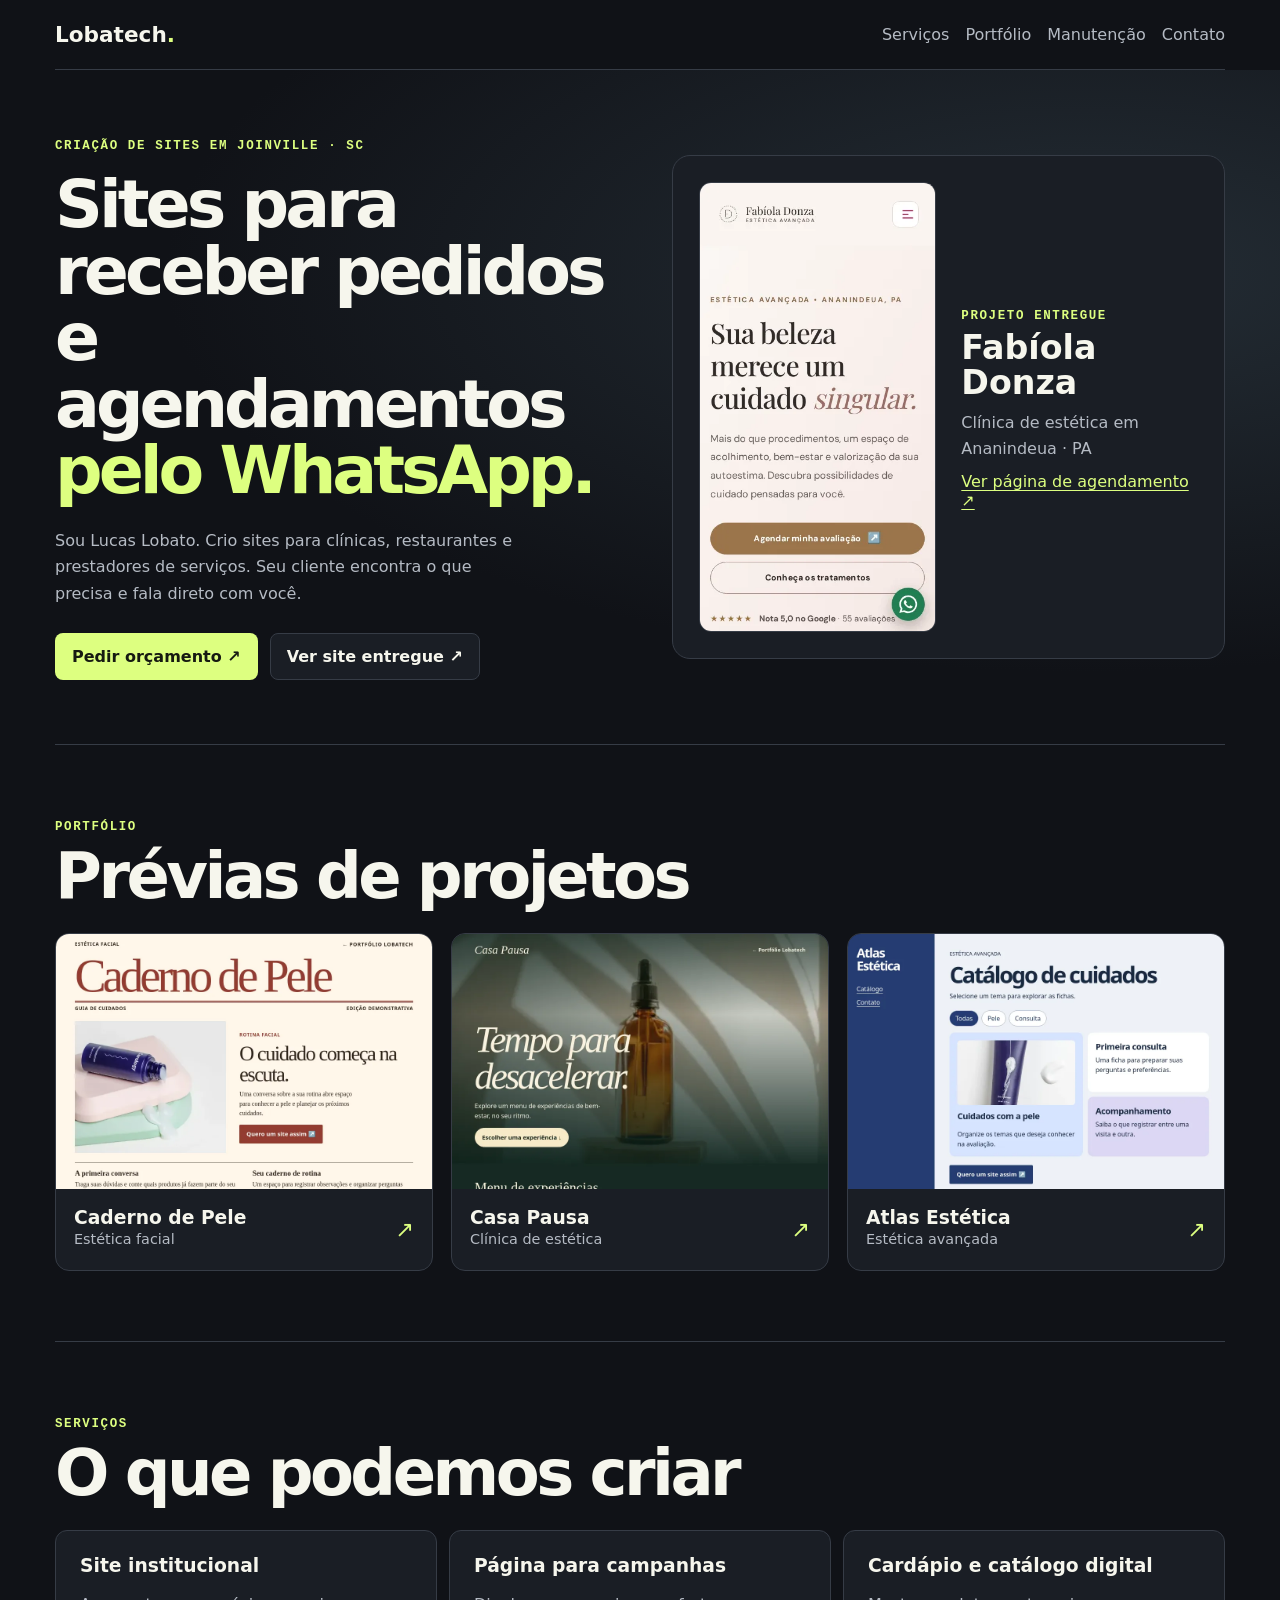
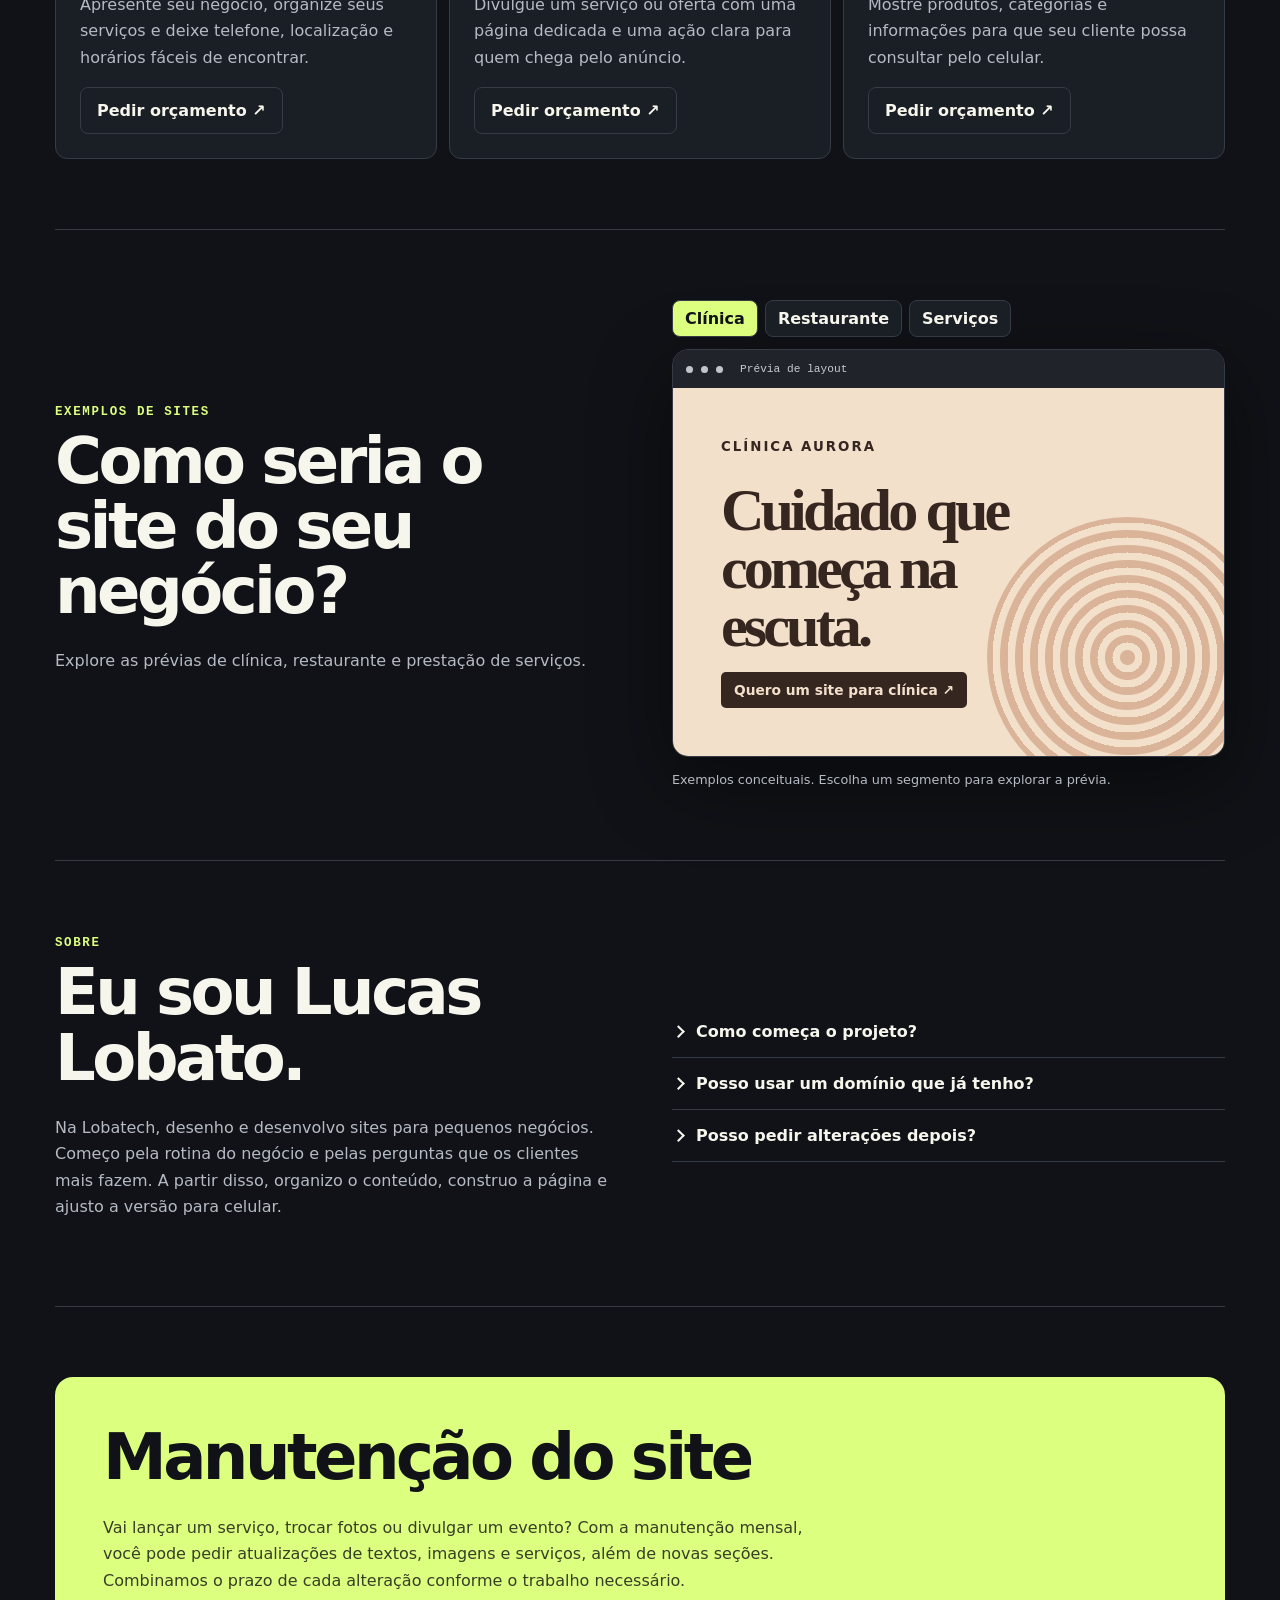
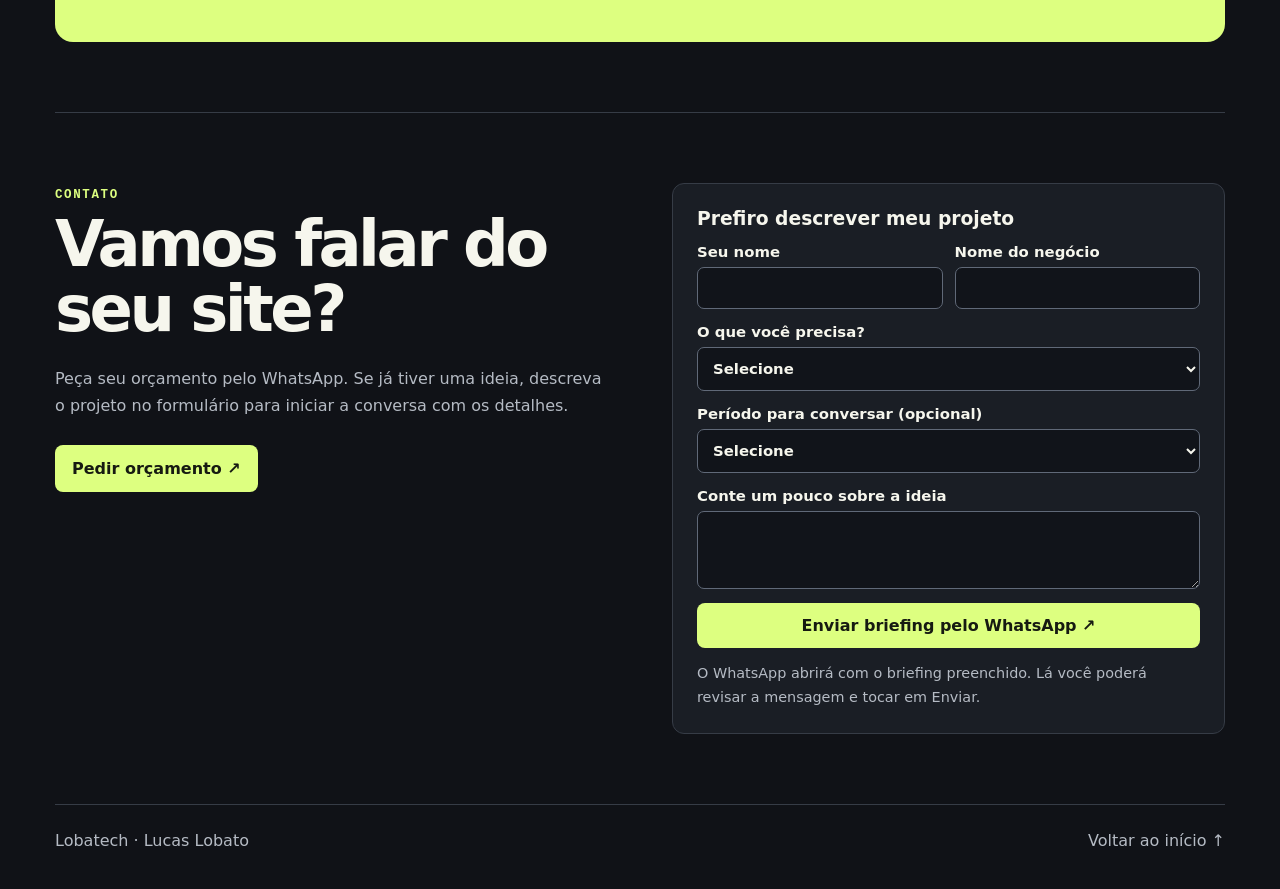
<file: index.html>
<!doctype html>
<html lang="pt-BR">
<head>
<meta charset="utf-8">
<meta name="viewport" content="width=device-width,initial-scale=1">
<meta name="description" content="Lobatech cria sites para clínicas, restaurantes e negócios locais. Conheça um projeto entregue e peça seu orçamento pelo WhatsApp.">
<meta name="theme-color" content="#101217">
<title>Lobatech — Sites para negócios locais</title>
<style>
:root{color-scheme:dark;--ink:#101217;--panel:#1a1e25;--line:#363c46;--text:#f6f6ed;--muted:#b5bbc4;--lime:#ddff80;font-family:system-ui,sans-serif}
*{box-sizing:border-box}html{scroll-behavior:smooth}body{margin:0;background:var(--ink);color:var(--text)}a{color:inherit}a:focus-visible,button:focus-visible,input:focus-visible,select:focus-visible,textarea:focus-visible,summary:focus-visible{outline:3px solid #acb8ff;outline-offset:4px}
.wrap{width:min(1170px,calc(100% - 36px));margin:auto}.top{display:flex;gap:20px;align-items:center;justify-content:space-between;padding:22px 0;border-bottom:1px solid var(--line)}.brand{font-weight:900;text-decoration:none;font-size:1.35rem;white-space:nowrap}.brand b{color:var(--lime)}nav{display:flex;flex-wrap:wrap;gap:16px}nav a,footer a{text-decoration:none;color:var(--muted)}nav a:hover,footer a:hover{color:var(--lime)}
.hero{padding:clamp(60px,10vw,140px) 0 70px;background:radial-gradient(ellipse at 85% 30%,#242d35,transparent 60%)}.hero-grid,.split{display:grid;grid-template-columns:1fr 1fr;gap:clamp(24px,5vw,68px);align-items:center}.tag{color:var(--lime);font:700 .78rem ui-monospace,monospace;letter-spacing:.13em;text-transform:uppercase}.title{font-size:clamp(3.1rem,7.2vw,7rem);line-height:.92;letter-spacing:-.085em;margin:18px 0 24px}.title em{display:block;color:var(--lime);font-style:normal}.intro,p{line-height:1.65;color:var(--muted)}.intro{max-width:46ch}.actions{display:flex;gap:12px;flex-wrap:wrap;margin-top:26px}.button,button{font:inherit;font-weight:750;cursor:pointer;border-radius:8px;border:1px solid transparent}.button{display:inline-flex;text-decoration:none;padding:13px 16px;align-items:center;gap:10px}.primary{color:#161a11;background:var(--lime)}.primary:hover{background:#ecffba}.secondary{border-color:var(--line);background:var(--panel);color:var(--text)}.secondary:hover{border-color:var(--lime)}
.showcase{min-width:0}.tabs{display:flex;flex-wrap:wrap;gap:7px;margin-bottom:12px}.tabs button{padding:8px 12px;background:var(--panel);border-color:var(--line);color:var(--text)}.tabs button[aria-pressed=true]{background:var(--lime);color:var(--ink)}.window{border:1px solid var(--line);border-radius:16px;overflow:hidden;box-shadow:0 25px 80px #0007}.chrome{display:flex;align-items:center;gap:8px;padding:13px;background:#20242a;color:#c6cbd1;font: .7rem ui-monospace,monospace}.chrome i{width:7px;height:7px;background:#c0c5cb;border-radius:50%}.chrome span{margin-left:9px}.mock{--paper:#f3e0cb;--deep:#352620;--accent:#c58e6e;position:relative;isolation:isolate;background:var(--paper);color:var(--deep);padding:clamp(20px,4vw,48px);min-height:320px;overflow:hidden}.mock[data-kind=restaurante]{--paper:#ffe19c;--deep:#3e2514;--accent:#ee8c54}.mock[data-kind=servicos]{--paper:#d8eaff;--deep:#192a47;--accent:#83a8de}.mock::after{content:"";position:absolute;z-index:-1;bottom:-42px;right:-44px;width:51%;aspect-ratio:1;border-radius:50%;background:repeating-radial-gradient(circle,var(--accent) 0 7px,transparent 8px 15px);opacity:.54}.mock small{font-weight:800;letter-spacing:.15em}.mock h2{font:700 clamp(2rem,4.7vw,4rem)/.96 Georgia,serif;letter-spacing:-.065em;max-width:10ch;margin:26px 0 18px}.mock a{display:inline-block;background:var(--deep);color:var(--paper);padding:10px 13px;border-radius:5px;font-weight:750;font-size:.86rem;text-decoration:none}.caption{font-size:.8rem;margin:12px 0 0}
section{scroll-margin-top:24px}.section{padding:70px 0;border-top:1px solid var(--line)}.heading{font-size:clamp(2rem,5vw,4rem);line-height:1.02;letter-spacing:-.055em;margin:10px 0 24px}.cards{display:grid;grid-template-columns:repeat(3,1fr);gap:12px}.card{padding:24px;border-radius:12px;background:var(--panel);border:1px solid var(--line)}.card h3{margin:0}.card p{margin-bottom:0}.card svg{color:var(--lime);margin-bottom:18px}.callout{padding:clamp(22px,5vw,48px);border-radius:18px;background:var(--lime);color:var(--ink)}.callout p{color:#373e26}.callout a{background:var(--ink);color:var(--text)}.contact{align-items:start}.contact form{display:grid;gap:14px}.fields{display:grid;grid-template-columns:1fr 1fr;gap:12px}label{display:grid;gap:6px;font-weight:650;font-size:.93rem}input,select,textarea{font:inherit;width:100%;min-width:0;border:1px solid #606978;border-radius:7px;padding:11px;background:#11141a;color:var(--text)}textarea{resize:vertical}form button{padding:12px 16px}form p{margin:0;font-size:.9rem}.result{display:grid;gap:10px;margin-top:18px}.result[hidden],[hidden]{display:none!important}details{border-bottom:1px solid var(--line);padding:14px 0}summary{font-weight:750;cursor:pointer}footer{padding:26px 0 38px;border-top:1px solid var(--line);color:var(--muted);display:flex;justify-content:space-between;gap:16px}.fade{animation:appear .4s ease-out}@keyframes appear{from{opacity:.62;transform:translateY(4px)}}
@media(max-width:780px){.hero-grid,.split{grid-template-columns:1fr}.top{align-items:flex-start;flex-direction:column;gap:10px}.cards{grid-template-columns:1fr}.hero{padding-top:55px}.section{padding:48px 0}}@media(max-width:380px){.fields{grid-template-columns:1fr}}@media(prefers-reduced-motion:reduce){*,*::before,*::after{animation:none!important;scroll-behavior:auto!important}}
.title{font-size:clamp(2.65rem,5.2vw,5rem);line-height:1;letter-spacing:-.06em}.hero{padding:clamp(28px,5vw,70px) 0}.project{margin:0;min-width:0;display:grid;grid-template-columns:minmax(110px,1fr) 1fr;align-items:center;gap:clamp(14px,2vw,30px);padding:clamp(14px,2vw,30px);background:var(--panel);border:1px solid var(--line);border-radius:18px}.preview img{display:block;width:100%;height:auto;border-radius:12px;border:1px solid var(--line)}.project h2{margin:.5rem 0 0;font-size:clamp(1.35rem,2.6vw,2.5rem);line-height:1.05}.project p{margin:.6em 0}.project figcaption a{color:var(--lime);text-underline-offset:3px}.card p+.button{margin-top:16px}.callout .heading{margin-top:0}.callout p{max-width:70ch}.callout p:last-child{margin-bottom:0}

.portfolio-grid{display:grid;grid-template-columns:repeat(3,minmax(0,1fr));gap:18px}
.portfolio-item{display:block;overflow:hidden;border:1px solid var(--line);background:var(--panel);border-radius:14px;text-decoration:none}
.portfolio-item:is(:hover,:focus-visible){border-color:var(--lime)}
.portfolio-image{overflow:hidden;background:var(--panel);aspect-ratio:960/650}
.portfolio-image img{display:block;width:100%;height:100%;object-fit:cover}
.portfolio-info{padding:18px;display:flex;justify-content:space-between;gap:10px;align-items:center}
.portfolio-info h3,.portfolio-info p{margin:0}.portfolio-info p{font-size:.9rem}.portfolio-info span{color:var(--lime);font-size:1.4rem}
@media(max-width:780px){.portfolio-grid{grid-template-columns:1fr}}
@media(prefers-reduced-motion:no-preference){
  @keyframes enter-section{from{opacity:.35;transform:translateY(14px)}to{opacity:1;transform:translateY(0)}}
  .hero-grid>div:first-child,.hero-grid>.project,.section.entering{animation:enter-section .48s ease-out both}
  .hero-grid>.project{animation-delay:.08s}
  .portfolio-image img,.button{transition:transform .22s ease}
  @media(hover:hover){.portfolio-item:hover img{transform:scale(1.035)}.button:hover{transform:translateY(-2px)}}
}
#sobre details{padding:0}
#sobre summary{display:flex;align-items:center;gap:.8rem;padding:16px 2px;list-style:none}
#sobre summary::-webkit-details-marker{display:none}
#sobre summary::before{content:"";width:.45em;height:.45em;flex:none;border:solid currentColor;border-width:0 2px 2px 0;transform:rotate(-45deg)}
#sobre summary:is(:hover,:focus-visible),#sobre details[open] summary{color:var(--lime)}
#sobre details[open]:not(.closing) summary::before{transform:rotate(45deg)}
#sobre details p{margin:0;padding:0 0 18px 1.5rem}
@media(prefers-reduced-motion:no-preference){#sobre summary::before{transition:transform .28s ease}#sobre summary{transition:color .18s ease}}
</style>
</head>
<body>
<header class="wrap top" id="inicio"><a class="brand" href="#inicio">Lobatech<b>.</b></a><nav aria-label="Menu principal"><a href="#servicos">Serviços</a><a href="#portfolio">Portfólio</a><a href="#manutencao">Manutenção</a><a href="#contato">Contato</a></nav></header>
<main>
<section class="hero" aria-labelledby="titulo">
<div class="wrap hero-grid">
<div><span class="tag">Criação de sites em Joinville · SC</span><h1 class="title" id="titulo">Sites para receber pedidos e agendamentos <em>pelo WhatsApp.</em></h1><p class="intro">Sou Lucas Lobato. Crio sites para clínicas, restaurantes e prestadores de serviços. Seu cliente encontra o que precisa e fala direto com você.</p><div class="actions"><a class="button primary" href="https://wa.me/5547920002728?text=Ol%C3%A1%2C%20Lucas!%20Gostaria%20de%20pedir%20um%20or%C3%A7amento%20para%20o%20site%20do%20meu%20neg%C3%B3cio.">Pedir orçamento ↗</a><a class="button secondary" href="https://drafabioladonza.com.br/agendamento/">Ver site entregue ↗</a></div></div>
<figure class="project"><a class="preview" href="https://drafabioladonza.com.br/agendamento/" aria-label="Visitar o site entregue para Fabíola Donza"><img src="assets/fabiola-donza.webp" width="390" height="744" alt="Página de agendamento da Fabíola Donza vista pelo celular"></a><figcaption><span class="tag">Projeto entregue</span><h2>Fabíola Donza</h2><p>Clínica de estética em Ananindeua · PA</p><a href="https://drafabioladonza.com.br/agendamento/">Ver página de agendamento ↗</a></figcaption></figure>
</div>
</section>
<section class="wrap section" id="portfolio" aria-labelledby="portfolio-title">
  <span class="tag">Portfólio</span>
  <h2 class="heading" id="portfolio-title">Prévias de projetos</h2>
  <div class="portfolio-grid">
    <a class="portfolio-item" href="projetos/estetica-facial.html?v=layouts2" aria-label="Abrir prévia do projeto Caderno de Pele">
      <div class="portfolio-image"><img loading="lazy" decoding="async" src="assets/previa-estetica-facial.webp?v=layouts2" width="960" height="650" alt="Página inicial do projeto Caderno de Pele"></div>
      <div class="portfolio-info"><div><h3>Caderno de Pele</h3><p>Estética facial</p></div><span aria-hidden="true">↗</span></div>
    </a>
    <a class="portfolio-item" href="projetos/clinica-de-estetica.html?v=layouts2" aria-label="Abrir prévia do projeto Casa Pausa">
      <div class="portfolio-image"><img loading="lazy" decoding="async" src="assets/previa-clinica-de-estetica.webp?v=layouts2" width="960" height="650" alt="Página inicial do projeto Casa Pausa"></div>
      <div class="portfolio-info"><div><h3>Casa Pausa</h3><p>Clínica de estética</p></div><span aria-hidden="true">↗</span></div>
    </a>
    <a class="portfolio-item" href="projetos/estetica-avancada.html?v=layouts2" aria-label="Abrir prévia do projeto Atlas Estética">
      <div class="portfolio-image"><img loading="lazy" decoding="async" src="assets/previa-estetica-avancada.webp?v=layouts2" width="960" height="650" alt="Página inicial do projeto Atlas Estética"></div>
      <div class="portfolio-info"><div><h3>Atlas Estética</h3><p>Estética avançada</p></div><span aria-hidden="true">↗</span></div>
    </a>
  </div>
</section>
<section class="wrap section" id="servicos"><span class="tag">Serviços</span><h2 class="heading">O que podemos criar</h2><div class="cards">
<article class="card"><h3>Site institucional</h3><p>Apresente seu negócio, organize seus serviços e deixe telefone, localização e horários fáceis de encontrar.</p><a class="button secondary" href="https://wa.me/5547920002728?text=Ol%C3%A1%2C%20Lucas!%20Gostaria%20de%20pedir%20um%20or%C3%A7amento%20para%20um%20site%20institucional." aria-label="Pedir orçamento pelo WhatsApp para um site institucional">Pedir orçamento ↗</a></article>
<article class="card"><h3>Página para campanhas</h3><p>Divulgue um serviço ou oferta com uma página dedicada e uma ação clara para quem chega pelo anúncio.</p><a class="button secondary" href="https://wa.me/5547920002728?text=Ol%C3%A1%2C%20Lucas!%20Gostaria%20de%20pedir%20um%20or%C3%A7amento%20para%20uma%20p%C3%A1gina%20para%20campanhas." aria-label="Pedir orçamento pelo WhatsApp para uma página para campanhas">Pedir orçamento ↗</a></article>
<article class="card"><h3>Cardápio e catálogo digital</h3><p>Mostre produtos, categorias e informações para que seu cliente possa consultar pelo celular.</p><a class="button secondary" href="https://wa.me/5547920002728?text=Ol%C3%A1%2C%20Lucas!%20Gostaria%20de%20pedir%20um%20or%C3%A7amento%20para%20um%20card%C3%A1pio%20ou%20cat%C3%A1logo%20digital." aria-label="Pedir orçamento pelo WhatsApp para um cardápio ou catálogo digital">Pedir orçamento ↗</a></article>
</div></section>
<section class="wrap section split" id="demonstracao"><div><span class="tag">Exemplos de sites</span><h2 class="heading">Como seria o site do seu negócio?</h2><p>Explore as prévias de clínica, restaurante e prestação de serviços.</p></div><div class="showcase">
<div class="tabs" role="group" aria-label="Tipo de site demonstrado"><button type="button" data-demo="clinica" aria-pressed="true">Clínica</button><button type="button" data-demo="restaurante" aria-pressed="false">Restaurante</button><button type="button" data-demo="servicos" aria-pressed="false">Serviços</button></div>
<div class="window"><div class="chrome" aria-hidden="true"><i></i><i></i><i></i><span>Prévia de layout</span></div><div class="mock" data-kind="clinica"><div id="demo-copy" aria-live="polite"><small id="demo-name">CLÍNICA AURORA</small><h2 id="demo-title">Cuidado que começa na escuta.</h2></div><a href="https://wa.me/5547920002728?text=Ol%C3%A1%2C%20Lucas!%20Gostaria%20de%20pedir%20um%20or%C3%A7amento%20para%20um%20site%20para%20cl%C3%ADnica." id="demo-action">Quero um site para clínica ↗</a></div></div>
<p class="caption">Exemplos conceituais. Escolha um segmento para explorar a prévia.</p>
</div></section>
<section class="wrap section split" id="sobre"><div><span class="tag">Sobre</span><h2 class="heading">Eu sou Lucas Lobato.</h2><p>Na Lobatech, desenho e desenvolvo sites para pequenos negócios. Começo pela rotina do negócio e pelas perguntas que os clientes mais fazem. A partir disso, organizo o conteúdo, construo a página e ajusto a versão para celular.</p></div><div><details><summary>Como começa o projeto?</summary><p>Você descreve o negócio e o que quer que as pessoas façam no site. Com isso, definimos as páginas e os recursos antes de montar a proposta.</p></details><details><summary>Posso usar um domínio que já tenho?</summary><p>Sim. A publicação pode usar seu domínio atual. O plano de hospedagem e o acesso ao domínio são alinhados antes da publicação.</p></details><details><summary>Posso pedir alterações depois?</summary><p>Sim. Atualizações de conteúdo e manutenção podem ser combinadas conforme a necessidade do projeto.</p></details></div></section>
<section class="wrap section" id="manutencao"><div class="callout"><h2 class="heading">Manutenção do site</h2><p>Vai lançar um serviço, trocar fotos ou divulgar um evento? Com a manutenção mensal, você pode pedir atualizações de textos, imagens e serviços, além de novas seções. Combinamos o prazo de cada alteração conforme o trabalho necessário.</p></div></section>
<section class="wrap section split contact" id="contato"><div><span class="tag">Contato</span><h2 class="heading">Vamos falar do seu site?</h2><p>Peça seu orçamento pelo WhatsApp. Se já tiver uma ideia, descreva o projeto no formulário para iniciar a conversa com os detalhes.</p><div class="actions"><a class="button primary" href="https://wa.me/5547920002728?text=Ol%C3%A1%2C%20Lucas!%20Gostaria%20de%20pedir%20um%20or%C3%A7amento%20para%20o%20site%20do%20meu%20neg%C3%B3cio.">Pedir orçamento ↗</a></div></div>
<div class="card"><noscript><p>Ative o JavaScript para montar o briefing.</p></noscript><form id="briefing"><h3>Prefiro descrever meu projeto</h3><div class="fields"><label>Seu nome<input name="nome" autocomplete="name" maxlength="80" required></label><label>Nome do negócio<input name="negocio" autocomplete="organization" maxlength="120" required></label></div><label>O que você precisa?<select name="tipo" id="tipo" required><option value="">Selecione</option><option>Site para clínica</option><option>Cardápio digital</option><option>Site de serviços</option><option>Site institucional</option><option>Página para campanhas</option><option>Outro projeto</option></select></label><label>Período para conversar (opcional)<select name="periodo" id="periodo"><option value="">Selecione</option><option>Manhã</option><option>Tarde</option><option>Noite</option></select></label><label>Conte um pouco sobre a ideia<textarea name="ideia" rows="3" maxlength="900" required></textarea></label><button class="primary" type="submit">Enviar briefing pelo WhatsApp ↗</button><p>O WhatsApp abrirá com o briefing preenchido. Lá você poderá revisar a mensagem e tocar em Enviar.</p></form><div class="result" id="result" hidden><label>Seu briefing<textarea id="message" rows="7" readonly></textarea></label><div class="actions"><button type="button" class="button secondary" id="copy">Copiar briefing</button><button type="button" class="button secondary" id="download">Baixar .txt</button><a class="button primary" id="send" hidden>Abrir WhatsApp novamente ↗</a></div><p role="status" id="status"></p></div></div>
</section>
</main>
<footer class="wrap"><span>Lobatech · Lucas Lobato</span><a href="#inicio">Voltar ao início ↑</a></footer>
<script>
"use strict";
// Configure com o número comercial autorizado, incluindo 55 e DDD, somente dígitos.
const phone = "5547920002728";
const demos = {
  clinica: ["CLÍNICA AURORA", "Cuidado que começa na escuta.", "Quero um site para clínica"],
  restaurante: ["MESA DE CASA", "O sabor que traz você de volta.", "Quero um cardápio digital"],
  servicos: ["VÉRTICE SERVIÇOS", "O reparo certo, na hora certa.", "Quero um site de serviços"]
};
const mock = document.querySelector(".mock");
const action = document.querySelector("#demo-action");
const tabs = [...document.querySelectorAll("[data-demo]")];
tabs.forEach(button => button.addEventListener("click", () => {
  const [name, title, label] = demos[button.dataset.demo];
  tabs.forEach(tab => tab.setAttribute("aria-pressed", String(tab === button)));
  mock.dataset.kind = button.dataset.demo;
  document.querySelector("#demo-name").textContent = name;
  document.querySelector("#demo-title").textContent = title;
  action.textContent = label + " ↗";
  action.href = chat + "?text=" + encodeURIComponent("Olá, Lucas! " + label + ". Gostaria de um orçamento.");
  mock.getAnimations().forEach(animation => animation.cancel());
  if (!matchMedia("(prefers-reduced-motion: reduce)").matches) {
    mock.animate([{opacity:.65},{opacity:1}],{duration:320,easing:"ease-out"});
  }
}));
const chat = /^55\d{10,11}$/.test(phone) ? "https://wa.me/" + phone : "";
const send = document.querySelector("#send");
const result = document.querySelector("#result");
const message = document.querySelector("#message");
const status = document.querySelector("#status");
const briefing = document.querySelector("#briefing");
briefing.addEventListener("submit", event => {
  event.preventDefault();
  const fields = new FormData(briefing);
  const value = key => fields.get(key).trim();
  if (["nome","negocio","ideia"].some(key => !value(key))) {
    const field = ["nome","negocio","ideia"].find(key => !value(key));
    const input = briefing.elements.namedItem(field);
    input.value = "";
    input.reportValidity();
    return;
  }
  const lines = [
    "Olá, Lobatech! Gostaria de conversar sobre um site.",
    "Nome: " + value("nome"),
    "Negócio: " + value("negocio"),
    "Projeto: " + value("tipo"),
    "Ideia: " + value("ideia")
  ];
  if (value("periodo")) lines.push("Preferência para conversar: " + value("periodo"));
  message.value = lines.join("\n");
  result.hidden = false;
  if (!chat) {
    status.textContent = "Briefing gerado.";
    message.focus();
    return;
  }

  const whatsappUrl = chat + "?text=" + encodeURIComponent(message.value);
  send.href = whatsappUrl;
  send.hidden = false;
  status.textContent = "Briefing pronto para enviar no WhatsApp.";
  window.location.assign(whatsappUrl);
});
document.querySelector("#copy").addEventListener("click", async () => {
  try {
    await navigator.clipboard.writeText(message.value);
    status.textContent = "Briefing copiado.";
  } catch {
    message.focus();
    message.select();
    status.textContent = "Texto selecionado. Use a opção Copiar do seu dispositivo.";
  }
});
document.querySelector("#download").addEventListener("click", () => {
  const url = URL.createObjectURL(new Blob([message.value], {type:"text/plain;charset=utf-8"}));
  const link = document.createElement("a");
  link.href = url;
  link.download = "briefing-lobatech.txt";
  link.click();
  setTimeout(() => URL.revokeObjectURL(url), 1000);
});
if ("IntersectionObserver" in window && matchMedia("(prefers-reduced-motion: no-preference)").matches) {
  const observer = new IntersectionObserver(entries => {
    for (const entry of entries) {
      if (entry.isIntersecting) {
        entry.target.classList.add("entering");
        observer.unobserve(entry.target);
      }
    }
  });
  document.querySelectorAll(".section").forEach(section => observer.observe(section));
}
document.querySelectorAll("#sobre details").forEach(item => {
  const summary = item.querySelector("summary");
  let animation;
  summary.addEventListener("click", event => {
    if (!item.animate || matchMedia("(prefers-reduced-motion: reduce)").matches) {
      animation?.cancel();
      animation = null;
      item.classList.remove("closing");
      item.style.overflow = "";
      return;
    }
    event.preventDefault();
    const expand = !item.open || item.classList.contains("closing");
    const start = item.getBoundingClientRect().height;
    animation?.cancel();
    item.open = true;
    item.classList.toggle("closing", !expand);
    item.style.overflow = "hidden";
    const border = parseFloat(getComputedStyle(item).borderBottomWidth);
    const end = expand ? item.getBoundingClientRect().height : summary.getBoundingClientRect().height + border;
    const current = item.animate([{height: start + "px"}, {height: end + "px"}], {
      duration: 320, easing: "ease-in-out"
    });
    animation = current;
    current.onfinish = () => {
      if (animation !== current) return;
      item.open = expand;
      item.classList.remove("closing");
      item.style.overflow = "";
      animation = null;
    };
  });
});
</script>
</body>
</html>
</file>
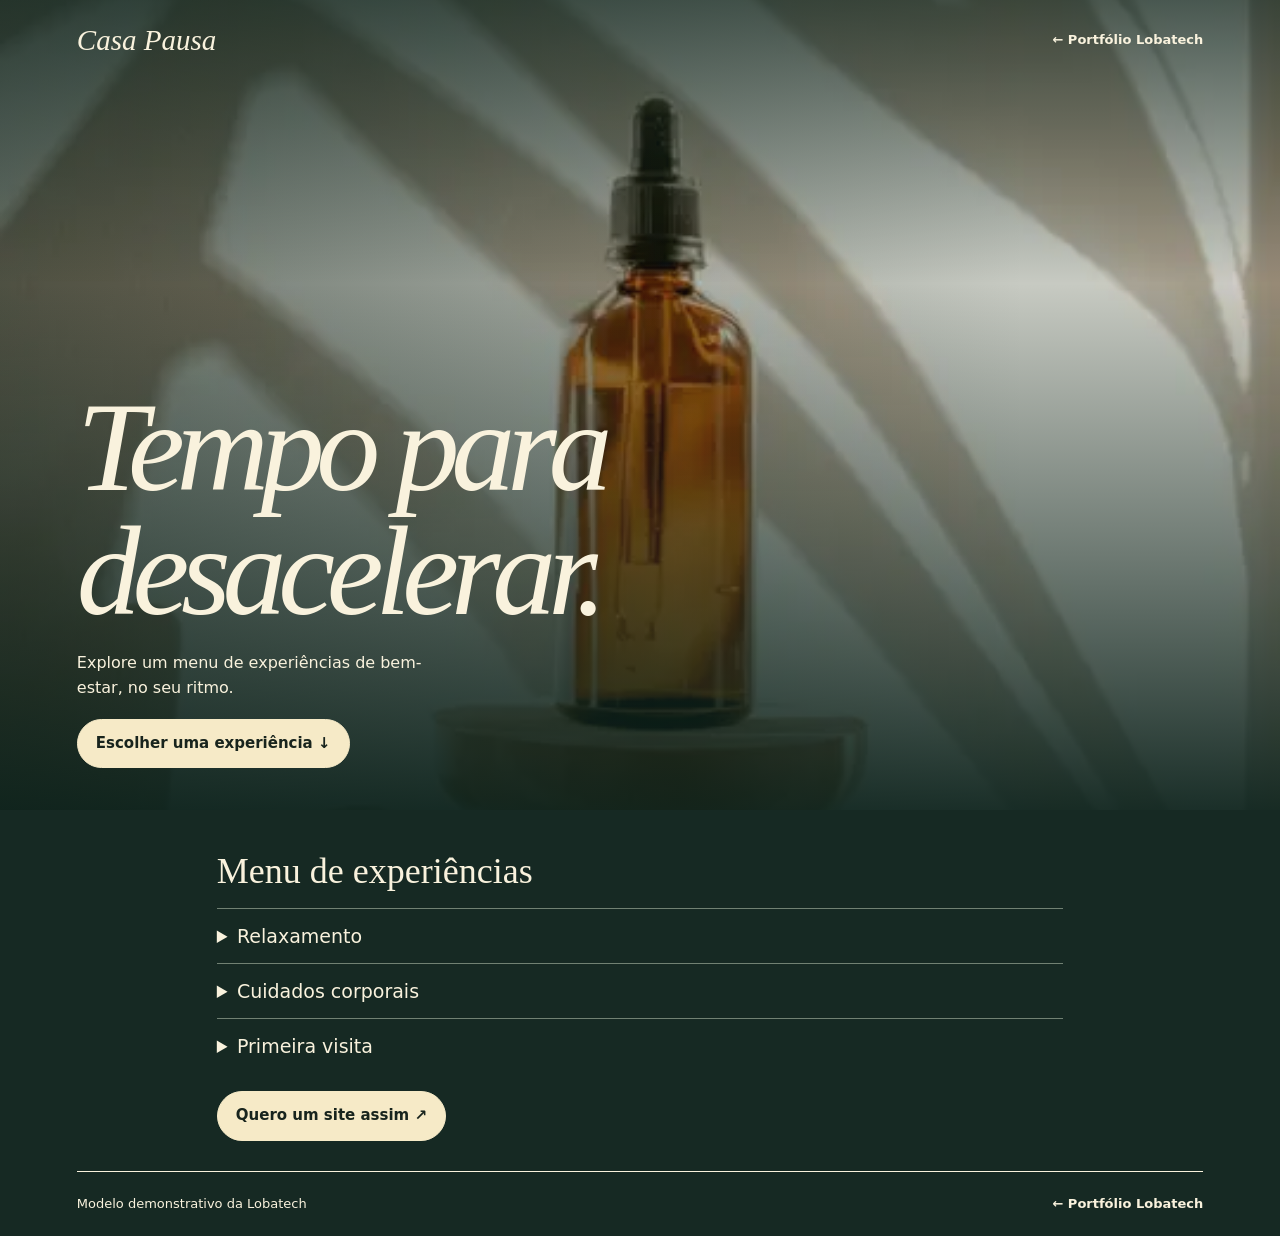
<file: projetos/clinica-de-estetica.html>
<!doctype html><html lang="pt-BR"><head><meta charset="utf-8"><meta name="viewport" content="width=device-width,initial-scale=1"><title>Casa Pausa · Modelo Lobatech</title><style>*{box-sizing:border-box}body{margin:0}a{color:inherit;text-underline-offset:4px}a:focus-visible,button:focus-visible,summary:focus-visible{outline:3px solid #db8731;outline-offset:4px}button,summary{cursor:pointer}button{font:inherit}img{display:block;width:100%;object-fit:cover}h1,h2,h3,p,figure{margin:0}p{line-height:1.55}.back{font:600 13px/1.3 system-ui;text-decoration:none}.order{display:inline-block;font:700 15px/1.3 system-ui;text-decoration:none;padding:14px 18px;border-radius:3px}.foot{display:flex;justify-content:space-between;align-items:center;gap:15px;flex-wrap:wrap;padding:24px 0;margin-top:32px;border-top:1px solid currentColor;font:13px system-ui}
body{background:#162923;color:#f9f2dd;font:16px system-ui}.scene{min-height:clamp(530px,90svh,820px);position:relative;isolation:isolate;display:flex;flex-direction:column;justify-content:space-between;padding:24px 6vw 42px;overflow:hidden}.scene>img{position:absolute;inset:0;z-index:-2;width:100%;height:100%;object-position:50% 47%}.scene:before{content:"";position:absolute;inset:0;z-index:-1;background:linear-gradient(180deg,#132720b3,transparent 35%,#0b211bea 100%),linear-gradient(90deg,#15251c89,transparent 80%)}header{display:flex;justify-content:space-between;align-items:center}.mark{font:italic 29px Georgia}.scene h1{font:italic 500 clamp(60px,10vw,135px)/.97 Georgia;letter-spacing:-.065em;max-width:11ch}.scene p{margin-top:18px;max-width:36ch}.order{border:1px solid #f6eac7;border-radius:30px;color:#18241d;background:#f6eac7;margin-top:18px}.menu{max-width:1000px;margin:auto;padding:40px 6vw 10px}.menu h2{font:36px Georgia;margin-bottom:16px}details{border-top:1px solid #718173;padding:16px 0}summary{font-size:19px}details p{margin:12px 0;color:#cedbcf}.foot{margin:20px 6vw 0}@media(max-width:600px){.scene{min-height:630px}.scene h1{font-size:64px}}</style></head><body><main><section class="scene"><img src="../assets/editorial-clinica.webp" alt=""><header><span class="mark">Casa Pausa</span><a class="back" href="https://lobatex-luc.github.io/Lobatech/#portfolio">← Portfólio Lobatech</a></header><div><h1>Tempo para desacelerar.</h1><p>Explore um menu de experiências de bem-estar, no seu ritmo.</p><a class="order" href="#experiencias">Escolher uma experiência ↓</a></div></section><section class="menu" id="experiencias"><h2>Menu de experiências</h2><details><summary>Relaxamento</summary><p>Um momento dedicado à pausa. Converse sobre preferências e conheça o formato da experiência.</p></details><details><summary>Cuidados corporais</summary><p>Explore as opções de cuidado e organize as perguntas para a primeira visita.</p></details><details><summary>Primeira visita</summary><p>Conheça o espaço e conte o que procura antes de escolher uma experiência.</p></details><a class="order" href="https://wa.me/5547920002728?text=Ol%C3%A1%2C%20Lucas%21%20Gostaria%20de%20um%20or%C3%A7amento%20para%20um%20site%20no%20estilo%20do%20modelo%20Casa%20Pausa.">Quero um site assim ↗</a></section><footer class="foot"><span>Modelo demonstrativo da Lobatech</span><a class="back" href="https://lobatex-luc.github.io/Lobatech/#portfolio">← Portfólio Lobatech</a></footer></main></body></html>
</file>
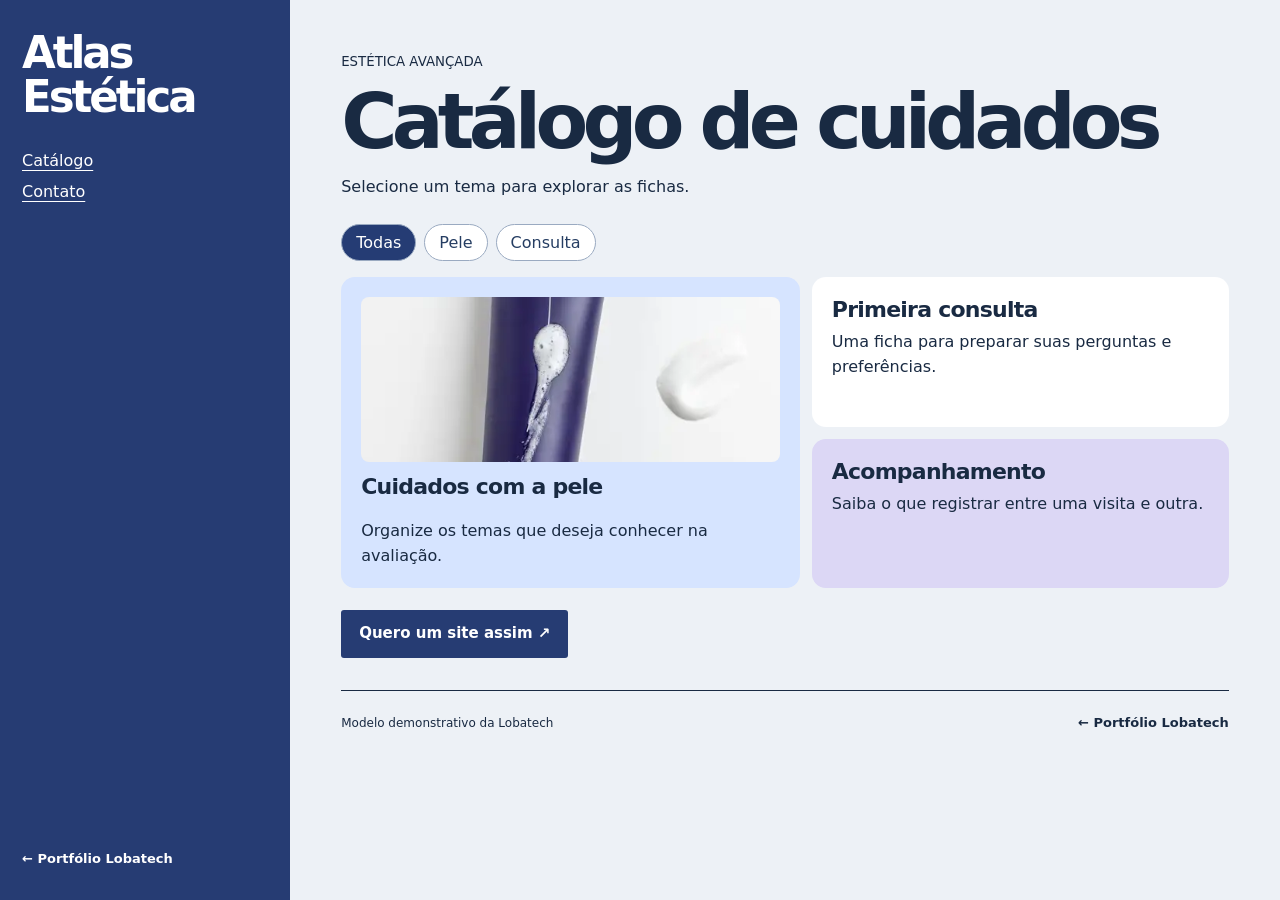
<file: projetos/estetica-avancada.html>
<!doctype html><html lang="pt-BR"><head><meta charset="utf-8"><meta name="viewport" content="width=device-width,initial-scale=1"><title>Atlas Estética · Modelo Lobatech</title><style>*{box-sizing:border-box}body{margin:0}a{color:inherit;text-underline-offset:4px}a:focus-visible,button:focus-visible,summary:focus-visible{outline:3px solid #db8731;outline-offset:4px}button,summary{cursor:pointer}button{font:inherit}img{display:block;width:100%;object-fit:cover}h1,h2,h3,p,figure{margin:0}p{line-height:1.55}.back{font:600 13px/1.3 system-ui;text-decoration:none}.order{display:inline-block;font:700 15px/1.3 system-ui;text-decoration:none;padding:14px 18px;border-radius:3px}.foot{display:flex;justify-content:space-between;align-items:center;gap:15px;flex-wrap:wrap;padding:24px 0;margin-top:32px;border-top:1px solid currentColor;font:13px system-ui}
body{background:#edf1f6;color:#192a42;font:16px system-ui}.shell{display:grid;grid-template-columns:clamp(180px,23vw,290px) 1fr;min-height:100vh}.rail{background:#263c73;color:white;padding:32px 22px;display:flex;flex-direction:column;gap:32px}.rail strong{font-size:clamp(27px,3.4vw,46px);letter-spacing:-.07em;line-height:1}.rail nav{display:grid;gap:12px}.rail .back{margin-top:auto}.area{padding:clamp(22px,4vw,56px);min-width:0}.area h1{font-size:clamp(40px,6vw,84px);letter-spacing:-.075em;line-height:1;margin:14px 0}.filters{display:flex;flex-wrap:wrap;gap:8px;margin:24px 0 16px}.filters button{border:1px solid #9aaac1;background:white;color:#253d62;border-radius:24px;padding:8px 14px}.filters button[aria-pressed=true]{background:#253c74;color:white}.tiles{display:grid;grid-template-columns:1.1fr 1fr;gap:12px}.tile{min-height:145px;padding:20px;background:white;border-radius:14px}.tile:first-child{grid-row:span 2;display:flex;flex-direction:column;gap:12px;background:#d6e4ff}.tile img{height:165px;border-radius:8px}.tile:last-child{background:#dcd7f5}.tile h2{font-size:22px;letter-spacing:-.035em;margin-bottom:8px}.tile[hidden]{display:none}.order{background:#263c73;color:white;margin-top:22px}.foot{font-size:12px}@media(max-width:650px){.shell{display:block}.rail{padding:16px 20px;flex-direction:row;align-items:center;justify-content:space-between;gap:8px}.rail nav{display:none}.rail .back{margin:0}.tiles{grid-template-columns:1fr}.area{padding:20px}.tile{min-height:auto}}</style></head><body><div class="shell"><aside class="rail"><strong>Atlas<br>Estética</strong><nav aria-label="Seções"><a href="#catalogo">Catálogo</a><a href="#contato">Contato</a></nav><a class="back" href="https://lobatex-luc.github.io/Lobatech/#portfolio">← Portfólio Lobatech</a></aside><main class="area" id="catalogo"><small>ESTÉTICA AVANÇADA</small><h1>Catálogo de cuidados</h1><p>Selecione um tema para explorar as fichas.</p><div class="filters" role="group" aria-label="Filtrar fichas"><button aria-pressed="true" data-key="all">Todas</button><button aria-pressed="false" data-key="pele">Pele</button><button aria-pressed="false" data-key="consulta">Consulta</button></div><section class="tiles" aria-label="Fichas de cuidados"><article class="tile" data-group="pele"><img src="../assets/editorial-avancada.webp" alt="Produto de cuidado facial"><h2>Cuidados com a pele</h2><p>Organize os temas que deseja conhecer na avaliação.</p></article><article class="tile" data-group="consulta"><h2>Primeira consulta</h2><p>Uma ficha para preparar suas perguntas e preferências.</p></article><article class="tile" data-group="consulta"><h2>Acompanhamento</h2><p>Saiba o que registrar entre uma visita e outra.</p></article></section><div id="contato"><a class="order" href="https://wa.me/5547920002728?text=Ol%C3%A1%2C%20Lucas%21%20Gostaria%20de%20um%20or%C3%A7amento%20para%20um%20site%20no%20estilo%20do%20modelo%20Atlas%20Est%C3%A9tica.">Quero um site assim ↗</a></div><footer class="foot"><span>Modelo demonstrativo da Lobatech</span><a class="back" href="https://lobatex-luc.github.io/Lobatech/#portfolio">← Portfólio Lobatech</a></footer></main></div><script>document.querySelectorAll("[data-key]").forEach(button=>button.addEventListener("click",()=>{document.querySelectorAll("[data-key]").forEach(item=>item.setAttribute("aria-pressed",String(item===button)));document.querySelectorAll("[data-group]").forEach(card=>{card.hidden=button.dataset.key!=="all"&&button.dataset.key!==card.dataset.group})}));</script></body></html>
</file>
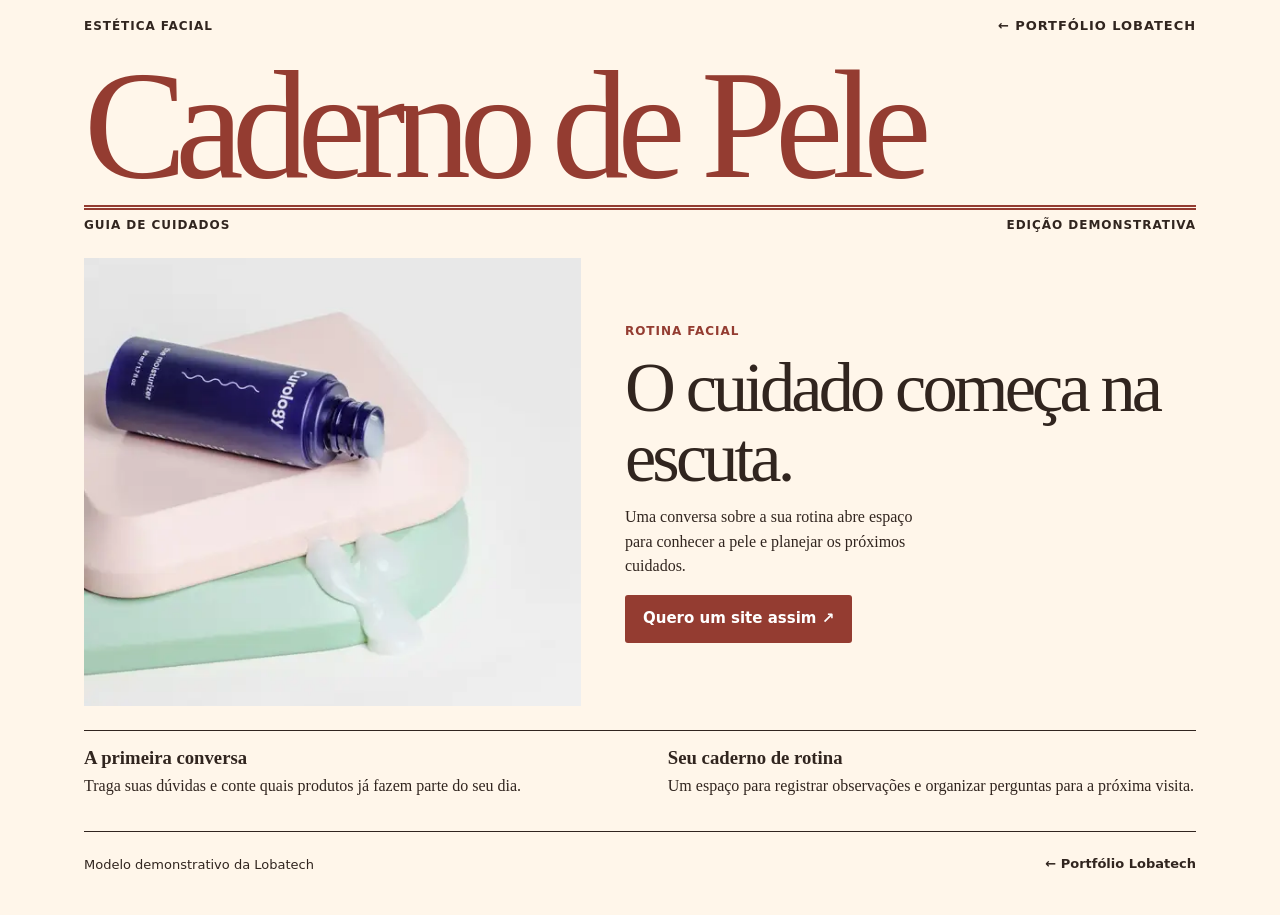
<file: projetos/estetica-facial.html>
<!doctype html><html lang="pt-BR"><head><meta charset="utf-8"><meta name="viewport" content="width=device-width,initial-scale=1"><title>Caderno de Pele · Modelo Lobatech</title><style>*{box-sizing:border-box}body{margin:0}a{color:inherit;text-underline-offset:4px}a:focus-visible,button:focus-visible,summary:focus-visible{outline:3px solid #db8731;outline-offset:4px}button,summary{cursor:pointer}button{font:inherit}img{display:block;width:100%;object-fit:cover}h1,h2,h3,p,figure{margin:0}p{line-height:1.55}.back{font:600 13px/1.3 system-ui;text-decoration:none}.order{display:inline-block;font:700 15px/1.3 system-ui;text-decoration:none;padding:14px 18px;border-radius:3px}.foot{display:flex;justify-content:space-between;align-items:center;gap:15px;flex-wrap:wrap;padding:24px 0;margin-top:32px;border-top:1px solid currentColor;font:13px system-ui}
body{background:#fff6ea;color:#31251f;font-family:Georgia,serif}main{max-width:1240px;margin:auto;padding:18px 5vw}header,.strap{display:flex;align-items:center;justify-content:space-between;gap:12px}.strap,header,.index{font:700 12px/1.4 system-ui;letter-spacing:.08em;text-transform:uppercase}.mast{font-size:clamp(50px,12.5vw,154px);line-height:1.04;letter-spacing:-.075em;font-weight:500;color:#943c31;border-bottom:5px double;margin:10px 0 7px}.spread{margin:24px 0;display:grid;grid-template-columns:1fr 1.15fr;gap:4%;align-items:center}.spread img{height:clamp(250px,35vw,450px)}.spread h2{font-weight:500;font-size:clamp(35px,5.5vw,74px);line-height:1;letter-spacing:-.055em;margin:12px 0}.spread p{max-width:36ch}.index{color:#943c31}.order{background:#943c31;color:white;margin-top:16px}.notes{display:grid;grid-template-columns:1fr 1fr;border-top:1px solid;padding-top:16px;gap:5%}.notes h3{margin-bottom:5px}@media(max-width:600px){.spread,.notes{grid-template-columns:1fr;gap:18px}.spread img{height:220px}.strap{font-size:10px}}</style></head><body><main><header><span>Estética facial</span><a class="back" href="https://lobatex-luc.github.io/Lobatech/#portfolio">← Portfólio Lobatech</a></header><h1 class="mast">Caderno de Pele</h1><div class="strap"><span>Guia de cuidados</span><span>Edição demonstrativa</span></div><section class="spread"><figure><img src="../assets/editorial-facial.webp" alt="Frasco de cosmético em uma composição em tons pastel"></figure><div><span class="index">Rotina facial</span><h2>O cuidado começa na escuta.</h2><p>Uma conversa sobre a sua rotina abre espaço para conhecer a pele e planejar os próximos cuidados.</p><a class="order" href="https://wa.me/5547920002728?text=Ol%C3%A1%2C%20Lucas%21%20Gostaria%20de%20um%20or%C3%A7amento%20para%20um%20site%20no%20estilo%20do%20modelo%20Caderno%20de%20Pele.">Quero um site assim ↗</a></div></section><section class="notes"><div><h3>A primeira conversa</h3><p>Traga suas dúvidas e conte quais produtos já fazem parte do seu dia.</p></div><div><h3>Seu caderno de rotina</h3><p>Um espaço para registrar observações e organizar perguntas para a próxima visita.</p></div></section><footer class="foot"><span>Modelo demonstrativo da Lobatech</span><a class="back" href="https://lobatex-luc.github.io/Lobatech/#portfolio">← Portfólio Lobatech</a></footer></main></body></html>
</file>
